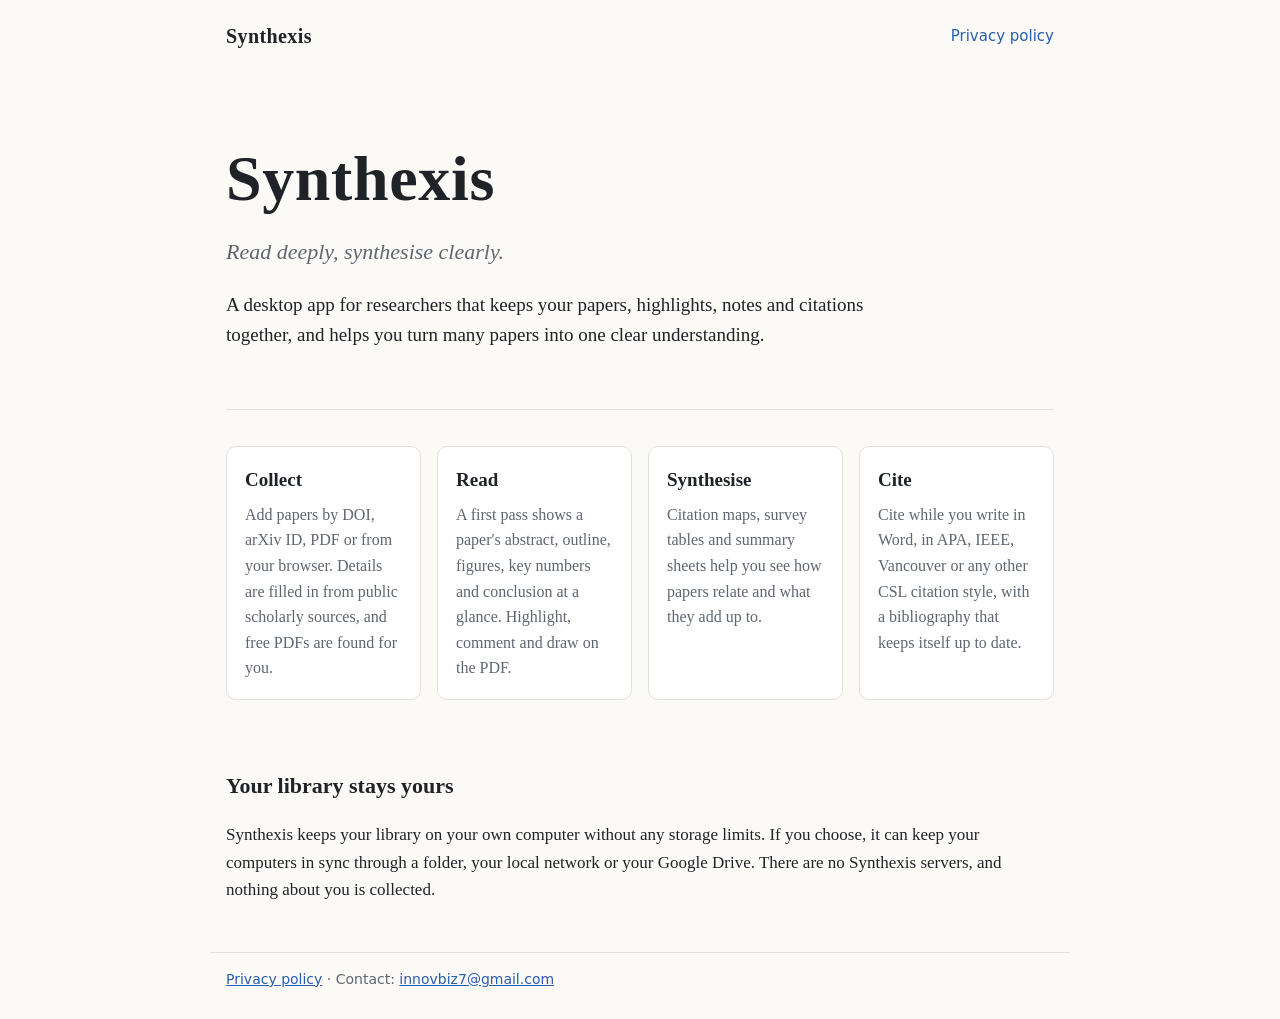
<file: index.html>
<!doctype html>
<html lang="en">
<head>
  <meta charset="utf-8">
  <meta name="viewport" content="width=device-width, initial-scale=1">
  <title>Synthexis — read deeply, synthesise clearly</title>
  <meta name="description" content="Synthexis is a desktop app for researchers: collect, read, annotate and cite papers, and synthesise them into a literature survey.">
  <link rel="stylesheet" href="style.css">
</head>
<body>
  <header class="top">
    <a class="brand" href="./">Synthexis</a>
    <nav><a href="privacy.html">Privacy policy</a></nav>
  </header>

  <main>
    <section class="hero">
      <h1>Synthexis</h1>
      <p class="tagline">Read deeply, synthesise clearly.</p>
      <p class="lead">A desktop app for researchers that keeps your papers, highlights, notes and citations together, and helps you turn many papers into one clear understanding.</p>
    </section>

    <section class="features">
      <div>
        <h2>Collect</h2>
        <p>Add papers by DOI, arXiv ID, PDF or from your browser. Details are filled in from public scholarly sources, and free PDFs are found for you.</p>
      </div>
      <div>
        <h2>Read</h2>
        <p>A first pass shows a paper's abstract, outline, figures, key numbers and conclusion at a glance. Highlight, comment and draw on the PDF.</p>
      </div>
      <div>
        <h2>Synthesise</h2>
        <p>Citation maps, survey tables and summary sheets help you see how papers relate and what they add up to.</p>
      </div>
      <div>
        <h2>Cite</h2>
        <p>Cite while you write in Word, in APA, IEEE, Vancouver or any other CSL citation style, with a bibliography that keeps itself up to date.</p>
      </div>
    </section>

    <section class="note">
      <h2>Your library stays yours</h2>
      <p>Synthexis keeps your library on your own computer without any storage limits. If you choose, it can keep your computers in sync through a folder, your local network or your Google Drive. There are no Synthexis servers, and nothing about you is collected.</p>
    </section>
  </main>

  <footer>
    <a href="privacy.html">Privacy policy</a> · Contact: <a href="mailto:innovbiz7@gmail.com">innovbiz7@gmail.com</a>
  </footer>
</body>
</html>
</file>
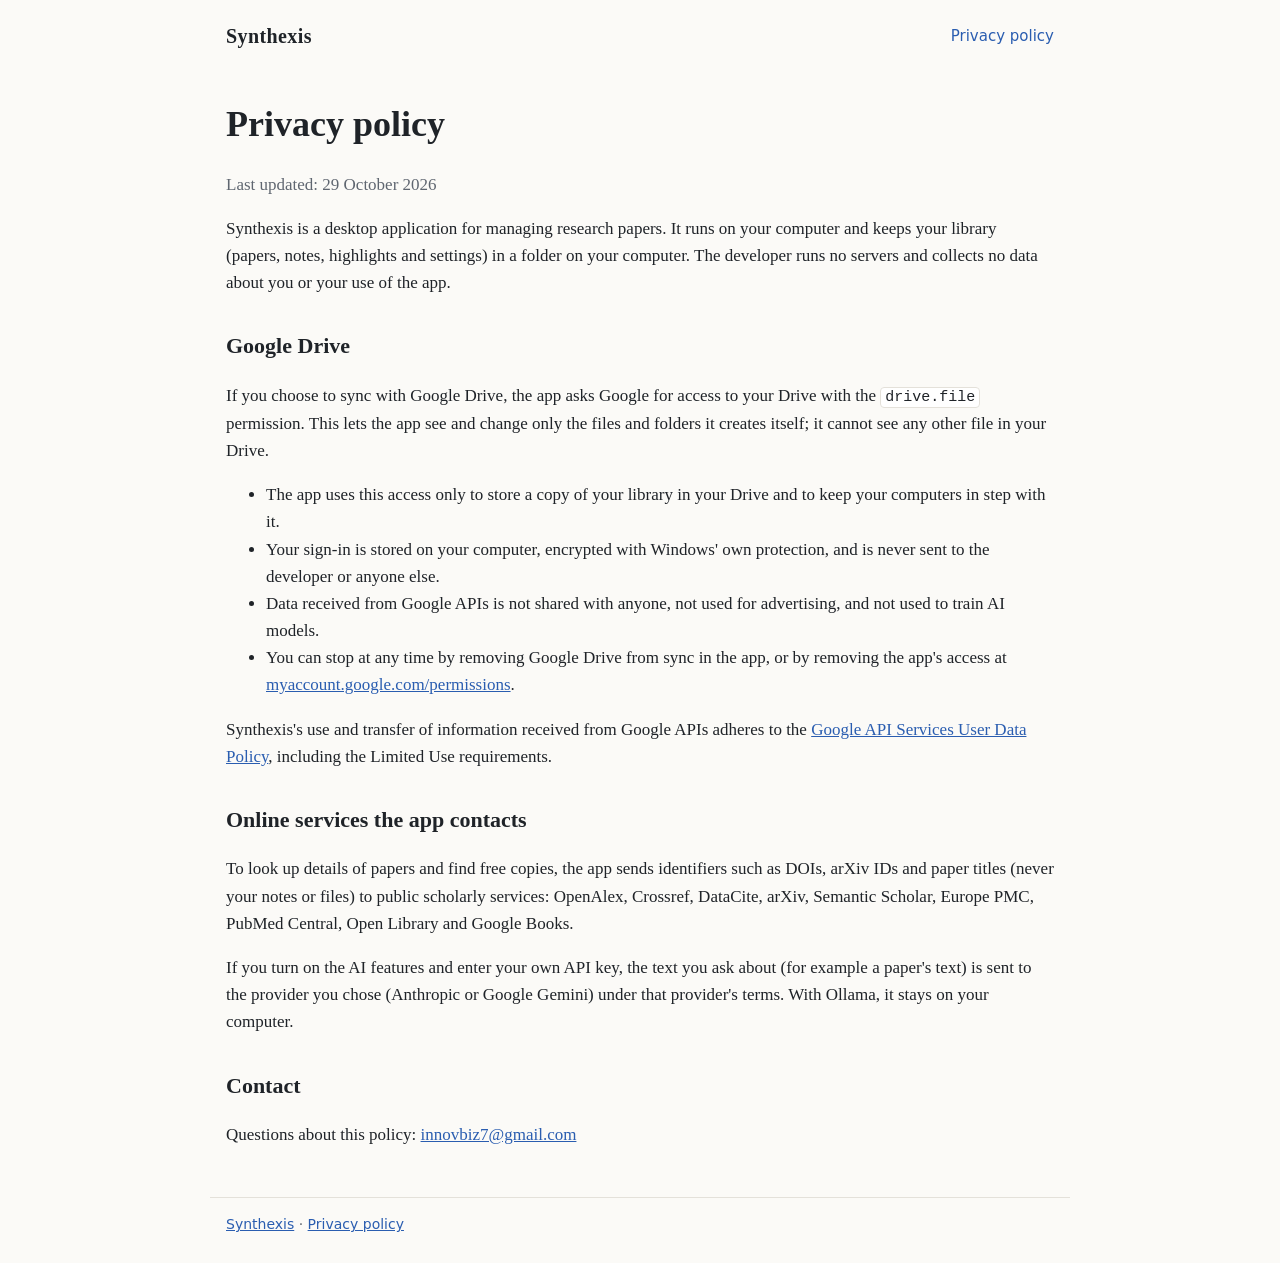
<file: privacy.html>
<!doctype html>
<html lang="en">
<head>
  <meta charset="utf-8">
  <meta name="viewport" content="width=device-width, initial-scale=1">
  <title>Privacy policy — Synthexis</title>
  <link rel="stylesheet" href="style.css">
</head>
<body>
  <header class="top">
    <a class="brand" href="./">Synthexis</a>
    <nav><a href="privacy.html">Privacy policy</a></nav>
  </header>

  <main class="doc">
    <h1>Privacy policy</h1>
    <p class="muted">Last updated: 29 October 2026</p>

    <p>Synthexis is a desktop application for managing research papers. It runs on your computer and keeps your library (papers, notes, highlights and settings) in a folder on your computer. The developer runs no servers and collects no data about you or your use of the app.</p>

    <h2>Google Drive</h2>
    <p>If you choose to sync with Google Drive, the app asks Google for access to your Drive with the <code>drive.file</code> permission. This lets the app see and change only the files and folders it creates itself; it cannot see any other file in your Drive.</p>
    <ul>
      <li>The app uses this access only to store a copy of your library in your Drive and to keep your computers in step with it.</li>
      <li>Your sign-in is stored on your computer, encrypted with Windows' own protection, and is never sent to the developer or anyone else.</li>
      <li>Data received from Google APIs is not shared with anyone, not used for advertising, and not used to train AI models.</li>
      <li>You can stop at any time by removing Google Drive from sync in the app, or by removing the app's access at <a href="https://myaccount.google.com/permissions">myaccount.google.com/permissions</a>.</li>
    </ul>
    <p>Synthexis's use and transfer of information received from Google APIs adheres to the <a href="https://developers.google.com/terms/api-services-user-data-policy">Google API Services User Data Policy</a>, including the Limited Use requirements.</p>

    <h2>Online services the app contacts</h2>
    <p>To look up details of papers and find free copies, the app sends identifiers such as DOIs, arXiv IDs and paper titles (never your notes or files) to public scholarly services: OpenAlex, Crossref, DataCite, arXiv, Semantic Scholar, Europe PMC, PubMed Central, Open Library and Google Books.</p>
    <p>If you turn on the AI features and enter your own API key, the text you ask about (for example a paper's text) is sent to the provider you chose (Anthropic or Google Gemini) under that provider's terms. With Ollama, it stays on your computer.</p>

    <h2>Contact</h2>
    <p>Questions about this policy: <a href="mailto:innovbiz7@gmail.com">innovbiz7@gmail.com</a></p>
  </main>

  <footer>
    <a href="./">Synthexis</a> · <a href="privacy.html">Privacy policy</a>
  </footer>
</body>
</html>
</file>
<file: style.css>
:root {
  --bg: #fbfaf7;
  --ink: #1f2328;
  --muted: #5f6670;
  --accent: #2a5db0;
  --line: #e4e1da;
  --card: #ffffff;
}
@media (prefers-color-scheme: dark) {
  :root {
    --bg: #15171a;
    --ink: #e8e6e1;
    --muted: #a3a8b0;
    --accent: #7aa7f0;
    --line: #2b2f35;
    --card: #1c1f23;
  }
}
* { box-sizing: border-box; }
body {
  margin: 0;
  background: var(--bg);
  color: var(--ink);
  font: 17px/1.6 Georgia, "Iowan Old Style", "Palatino Linotype", serif;
}
a { color: var(--accent); }
.top, main, footer { max-width: 860px; margin: 0 auto; padding: 0 16px; }
.top { display: flex; justify-content: space-between; align-items: center; padding-top: 20px; padding-bottom: 20px; }
.top nav a { font: 15px system-ui, sans-serif; text-decoration: none; }
.brand { font-size: 20px; font-weight: bold; color: var(--ink); text-decoration: none; letter-spacing: 0.02em; }
.hero { padding: 56px 0 40px; border-bottom: 1px solid var(--line); }
.hero h1 { font-size: clamp(40px, 8vw, 64px); margin: 0; letter-spacing: 0.01em; }
.tagline { font-size: 22px; font-style: italic; color: var(--muted); margin: 4px 0 20px; }
.lead { font-size: 19px; max-width: 640px; }
.features { display: grid; grid-template-columns: repeat(auto-fit, minmax(190px, 1fr)); gap: 16px; padding: 36px 0; }
.features div { background: var(--card); border: 1px solid var(--line); border-radius: 10px; padding: 18px; }
.features h2 { font-size: 19px; margin: 0 0 6px; }
.features p { margin: 0; font-size: 16px; color: var(--muted); }
.note { padding-bottom: 32px; }
.note h2, .doc h2 { font-size: 22px; margin-top: 32px; }
.doc { padding-bottom: 32px; }
.doc h1 { font-size: 36px; margin: 24px 0 0; }
.muted { color: var(--muted); }
code { font-size: 15px; background: var(--card); border: 1px solid var(--line); border-radius: 4px; padding: 1px 4px; }
footer { border-top: 1px solid var(--line); padding-top: 18px; padding-bottom: 32px; font: 14px system-ui, sans-serif; color: var(--muted); }
</file>
